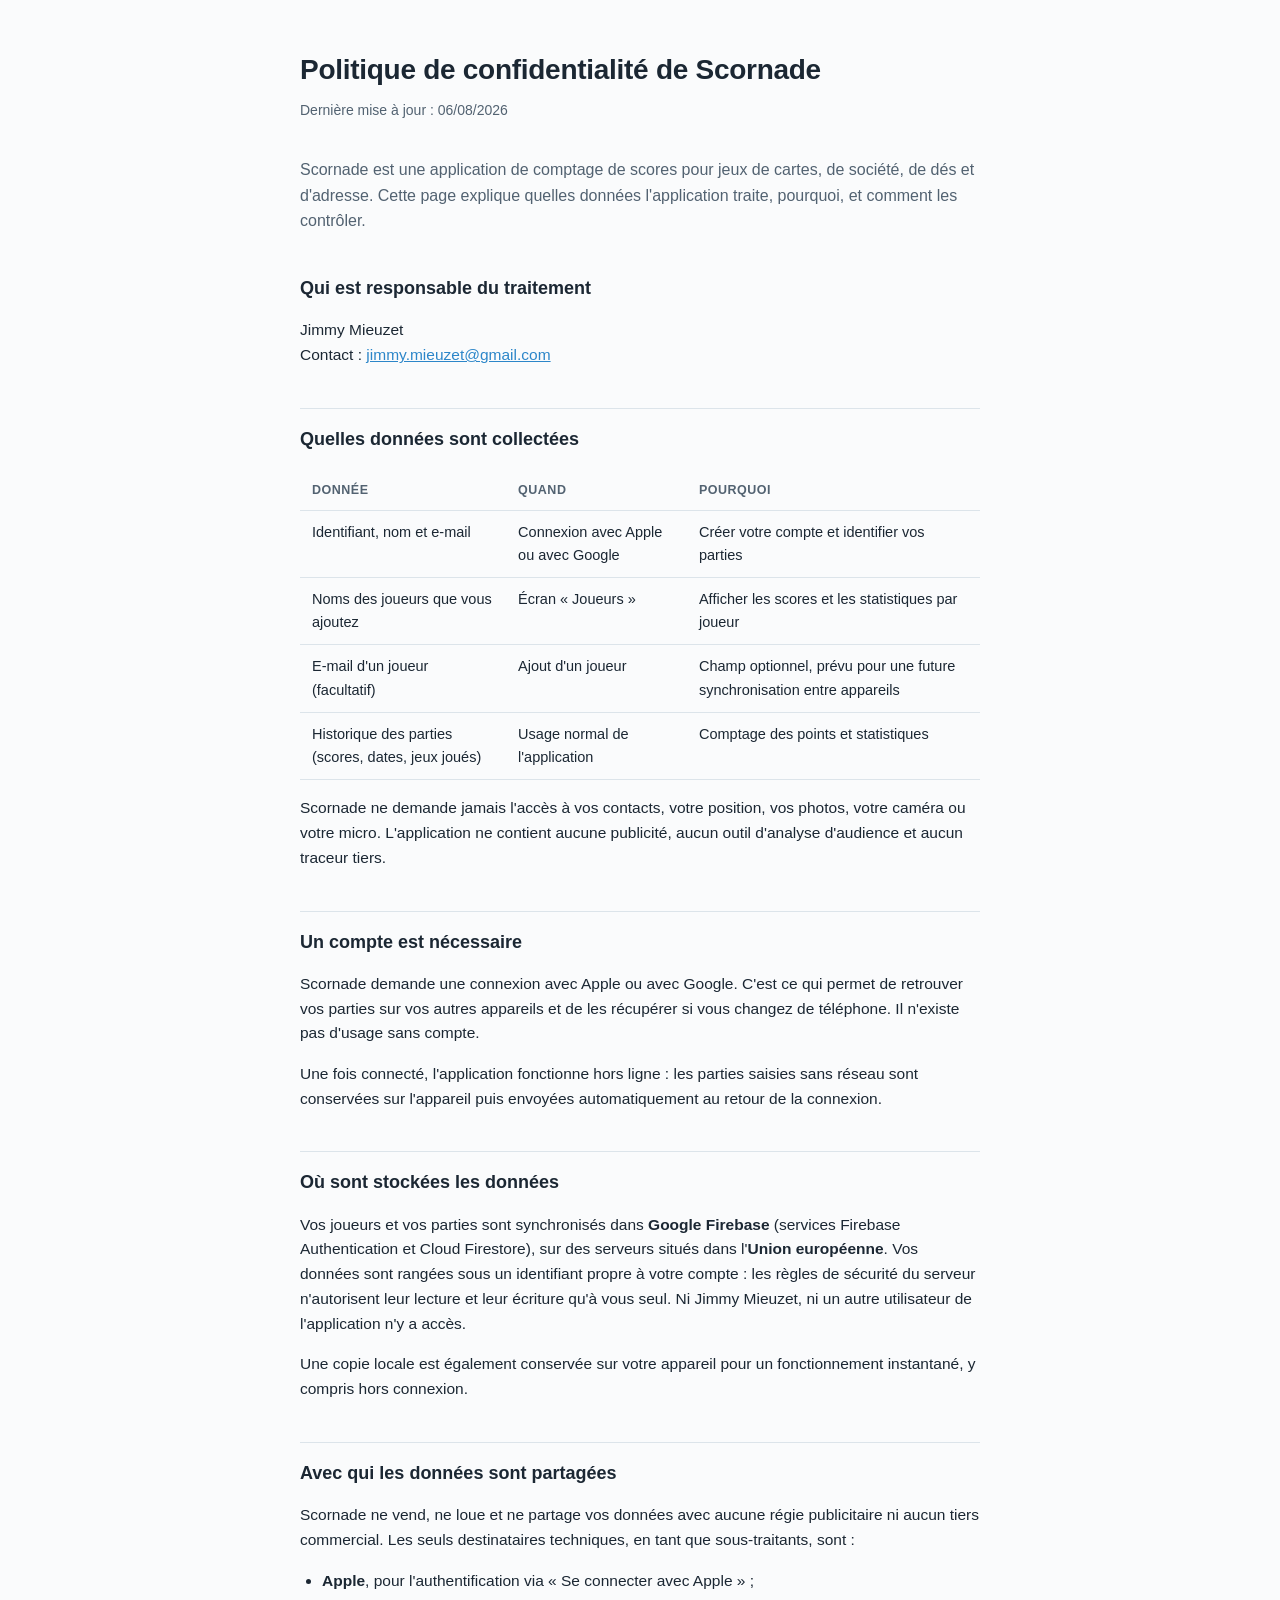
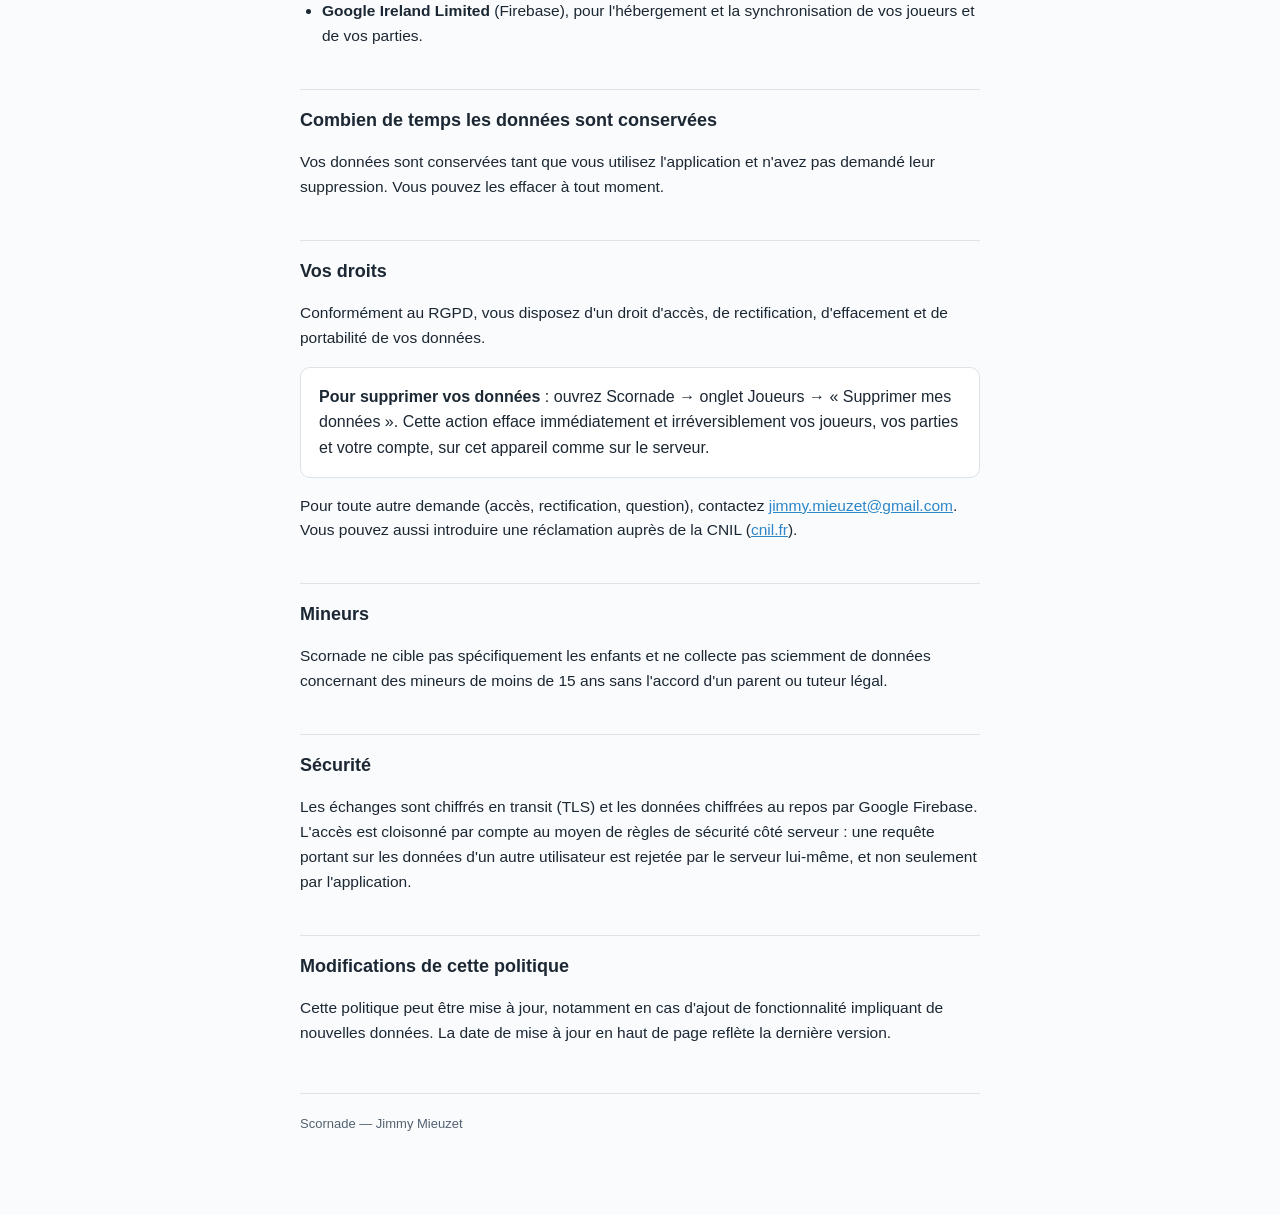
<file: docs/politique-de-confidentialite.html>
<!doctype html>
<html lang="fr">
<head>
<meta charset="utf-8">
<meta name="viewport" content="width=device-width, initial-scale=1">
<title>Politique de confidentialité — Scornade</title>
<style>
  :root {
    --paper: #FAFBFC;
    --ink: #1B2733;
    --ink-dim: #526271;
    --accent: #2C86C9;
    --hairline: #DCE4EA;
    --card: #FFFFFF;
  }
  @media (prefers-color-scheme: dark) {
    :root {
      --paper: #10171E;
      --ink: #E3EAEF;
      --ink-dim: #93A2AF;
      --accent: #5FB6E8;
      --hairline: #263340;
      --card: #161F28;
    }
  }
  * { box-sizing: border-box; }
  body {
    margin: 0;
    background: var(--paper);
    color: var(--ink);
    font-family: -apple-system, BlinkMacSystemFont, "Segoe UI", Roboto, sans-serif;
    line-height: 1.6;
  }
  .wrap { max-width: 720px; margin: 0 auto; padding: 48px 20px 80px; }
  h1 {
    font-size: 28px;
    margin: 0 0 6px;
    letter-spacing: -0.01em;
  }
  .updated {
    color: var(--ink-dim);
    font-size: 14px;
    margin: 0 0 36px;
  }
  h2 {
    font-size: 18px;
    margin: 40px 0 12px;
    padding-top: 16px;
    border-top: 1px solid var(--hairline);
  }
  h2:first-of-type { border-top: none; padding-top: 0; }
  p, li { font-size: 15.5px; color: var(--ink); }
  ul { padding-left: 22px; }
  li { margin-bottom: 6px; }
  .lead { color: var(--ink-dim); font-size: 16px; }
  table {
    width: 100%;
    border-collapse: collapse;
    margin: 16px 0;
    font-size: 14.5px;
  }
  th, td {
    text-align: left;
    padding: 10px 12px;
    border-bottom: 1px solid var(--hairline);
    vertical-align: top;
  }
  th {
    color: var(--ink-dim);
    font-weight: 600;
    font-size: 12.5px;
    text-transform: uppercase;
    letter-spacing: 0.04em;
  }
  .card {
    background: var(--card);
    border: 1px solid var(--hairline);
    border-radius: 10px;
    padding: 16px 18px;
    margin: 16px 0;
  }
  .fill {
    background: color-mix(in srgb, var(--accent) 16%, transparent);
    border-radius: 4px;
    padding: 1px 5px;
    font-family: ui-monospace, "SF Mono", Menlo, monospace;
    font-size: 0.92em;
  }
  a { color: var(--accent); }
  footer {
    margin-top: 48px;
    padding-top: 20px;
    border-top: 1px solid var(--hairline);
    color: var(--ink-dim);
    font-size: 13px;
  }
</style>
</head>
<body>
<div class="wrap">

  <h1>Politique de confidentialité de Scornade</h1>
  <p class="updated">Dernière mise à jour : 06/08/2026</p>

  <p class="lead">Scornade est une application de comptage de scores pour jeux de cartes, de société, de dés et d'adresse. Cette page explique quelles données l'application traite, pourquoi, et comment les contrôler.</p>

  <h2>Qui est responsable du traitement</h2>
  <p>
    Jimmy Mieuzet<br>
    Contact : <a href="mailto:jimmy.mieuzet@gmail.com">jimmy.mieuzet@gmail.com</a>
  </p>

  <h2>Quelles données sont collectées</h2>
  <table>
    <tr><th>Donnée</th><th>Quand</th><th>Pourquoi</th></tr>
    <tr>
      <td>Identifiant, nom et e-mail</td>
      <td>Connexion avec Apple ou avec Google</td>
      <td>Créer votre compte et identifier vos parties</td>
    </tr>
    <tr>
      <td>Noms des joueurs que vous ajoutez</td>
      <td>Écran « Joueurs »</td>
      <td>Afficher les scores et les statistiques par joueur</td>
    </tr>
    <tr>
      <td>E-mail d'un joueur (facultatif)</td>
      <td>Ajout d'un joueur</td>
      <td>Champ optionnel, prévu pour une future synchronisation entre appareils</td>
    </tr>
    <tr>
      <td>Historique des parties (scores, dates, jeux joués)</td>
      <td>Usage normal de l'application</td>
      <td>Comptage des points et statistiques</td>
    </tr>
  </table>
  <p>Scornade ne demande jamais l'accès à vos contacts, votre position, vos photos, votre caméra ou votre micro. L'application ne contient aucune publicité, aucun outil d'analyse d'audience et aucun traceur tiers.</p>

  <h2>Un compte est nécessaire</h2>
  <p>Scornade demande une connexion avec Apple ou avec Google. C'est ce qui permet de retrouver vos parties sur vos autres appareils et de les récupérer si vous changez de téléphone. Il n'existe pas d'usage sans compte.</p>
  <p>Une fois connecté, l'application fonctionne hors ligne : les parties saisies sans réseau sont conservées sur l'appareil puis envoyées automatiquement au retour de la connexion.</p>

  <h2>Où sont stockées les données</h2>
  <p>Vos joueurs et vos parties sont synchronisés dans <strong>Google Firebase</strong> (services Firebase Authentication et Cloud Firestore), sur des serveurs situés dans l'<strong>Union européenne</strong>. Vos données sont rangées sous un identifiant propre à votre compte : les règles de sécurité du serveur n'autorisent leur lecture et leur écriture qu'à vous seul. Ni Jimmy Mieuzet, ni un autre utilisateur de l'application n'y a accès.</p>
  <p>Une copie locale est également conservée sur votre appareil pour un fonctionnement instantané, y compris hors connexion.</p>

  <h2>Avec qui les données sont partagées</h2>
  <p>Scornade ne vend, ne loue et ne partage vos données avec aucune régie publicitaire ni aucun tiers commercial. Les seuls destinataires techniques, en tant que sous-traitants, sont :</p>
  <ul>
    <li><strong>Apple</strong>, pour l'authentification via « Se connecter avec Apple » ;</li>
    <li><strong>Google Ireland Limited</strong> (Firebase), pour l'hébergement et la synchronisation de vos joueurs et de vos parties.</li>
  </ul>

  <h2>Combien de temps les données sont conservées</h2>
  <p>Vos données sont conservées tant que vous utilisez l'application et n'avez pas demandé leur suppression. Vous pouvez les effacer à tout moment.</p>

  <h2>Vos droits</h2>
  <p>Conformément au RGPD, vous disposez d'un droit d'accès, de rectification, d'effacement et de portabilité de vos données.</p>
  <div class="card">
    <strong>Pour supprimer vos données</strong> : ouvrez Scornade → onglet Joueurs → « Supprimer mes données ». Cette action efface immédiatement et irréversiblement vos joueurs, vos parties et votre compte, sur cet appareil comme sur le serveur.
  </div>
  <p>Pour toute autre demande (accès, rectification, question), contactez <a href="mailto:jimmy.mieuzet@gmail.com">jimmy.mieuzet@gmail.com</a>. Vous pouvez aussi introduire une réclamation auprès de la CNIL (<a href="https://www.cnil.fr" target="_blank" rel="noopener">cnil.fr</a>).</p>

  <h2>Mineurs</h2>
  <p>Scornade ne cible pas spécifiquement les enfants et ne collecte pas sciemment de données concernant des mineurs de moins de 15 ans sans l'accord d'un parent ou tuteur légal.</p>

  <h2>Sécurité</h2>
  <p>Les échanges sont chiffrés en transit (TLS) et les données chiffrées au repos par Google Firebase. L'accès est cloisonné par compte au moyen de règles de sécurité côté serveur : une requête portant sur les données d'un autre utilisateur est rejetée par le serveur lui-même, et non seulement par l'application.</p>

  <h2>Modifications de cette politique</h2>
  <p>Cette politique peut être mise à jour, notamment en cas d'ajout de fonctionnalité impliquant de nouvelles données. La date de mise à jour en haut de page reflète la dernière version.</p>

  <footer>Scornade — Jimmy Mieuzet</footer>

</div>
</body>
</html>
</file>
